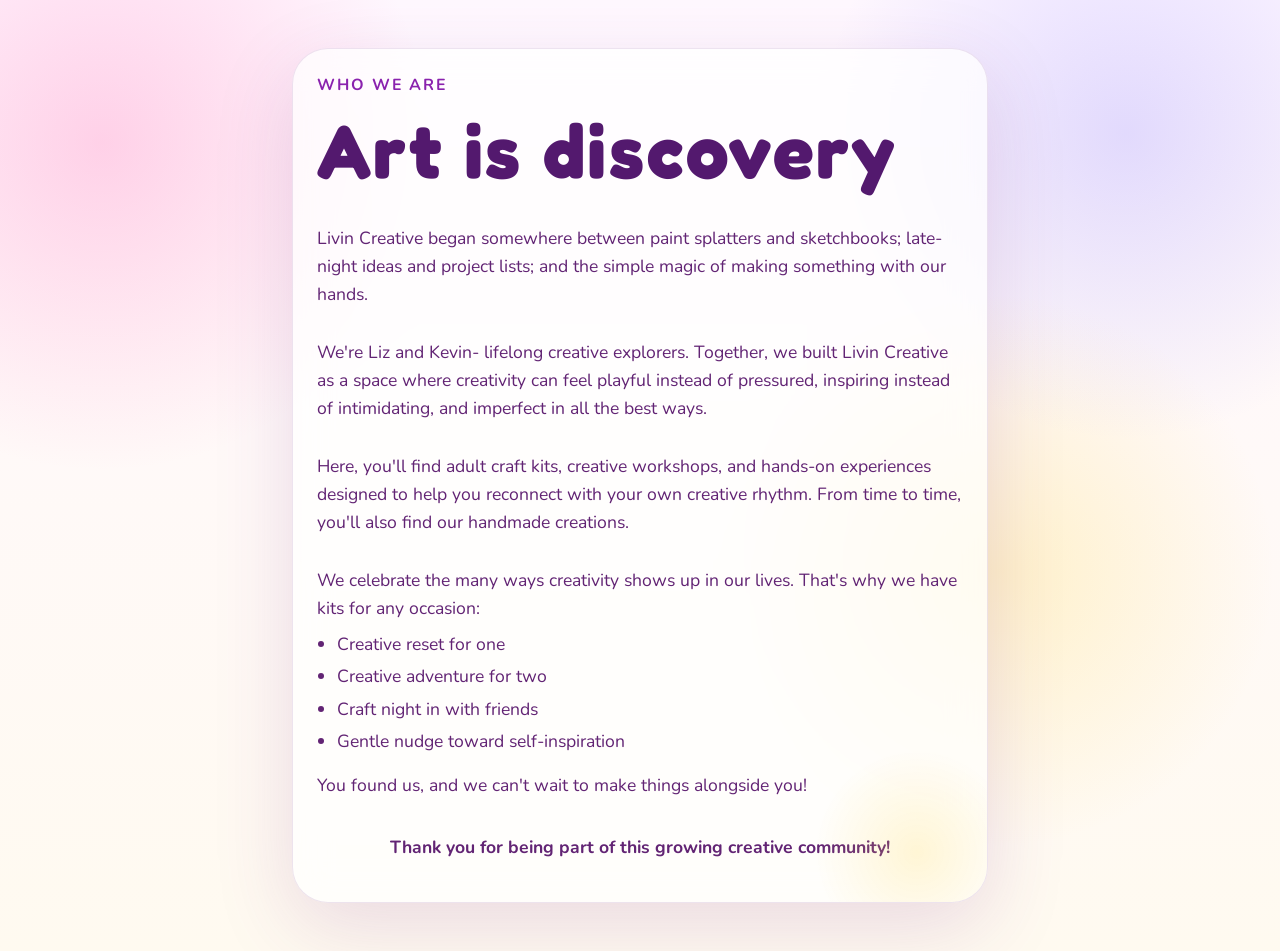
<file: about/index.html>
<!DOCTYPE html>
<html lang="en" data-theme="light">
<head>
  <meta charset="UTF-8" />
  <meta name="viewport" content="width=device-width, initial-scale=1.0" />
  <title>Who We Are - Livin Creative</title>
  <meta name="description" content="Meet Liz and Kevin, the lifelong creative explorers behind Livin Creative's adult craft kits and workshops.">
  <meta name="author" content="Livin Creative">
  <meta property="og:type" content="article">
  <meta property="og:site_name" content="Livin Creative">
  <meta property="og:title" content="Who We Are - Livin Creative">
  <link rel="icon" type="image/svg+xml" href="../favicon.svg">
  <link rel="stylesheet" href="https://fonts.googleapis.com/css2?family=Fredoka:wght@400;500;600;700&family=Nunito:wght@400;500;600;700;800;900&display=swap">
  <link rel="stylesheet" href="../styles/main.css">
  <style>
    .about-page { max-width: 46rem; margin: 0 auto; padding: 3rem 1.25rem; }
    .about-page h1 { max-width: none; margin-bottom: 1rem; }
  </style>
</head>
<body>
  <main id="about-main" class="about-page">
    <article class="panel info-card copy-block">
      <p class="section-intent">Who we are</p>
      <h1>Art is discovery</h1>
      <p>Livin Creative began somewhere between paint splatters and sketchbooks; late-night ideas and project lists; and the simple magic of making something with our hands.</p>
      <p>We're Liz and Kevin- lifelong creative explorers. Together, we built Livin Creative as a space where creativity can feel playful instead of pressured, inspiring instead of intimidating, and imperfect in all the best ways.</p>
      <p>Here, you'll find adult craft kits, creative workshops, and hands-on experiences designed to help you reconnect with your own creative rhythm. From time to time, you'll also find our handmade creations.</p>
      <p>We celebrate the many ways creativity shows up in our lives. That's why we have kits for any occasion:</p>
      <ul>
        <li>Creative reset for one</li>
        <li>Creative adventure for two</li>
        <li>Craft night in with friends</li>
        <li>Gentle nudge toward self-inspiration</li>
      </ul>
      <p>You found us, and we can't wait to make things alongside you!</p>
      <p style="text-align: center"><strong>Thank you for being part of this growing creative community!</strong></p>
    </article>
  </main>
</body>
</html>
</file>
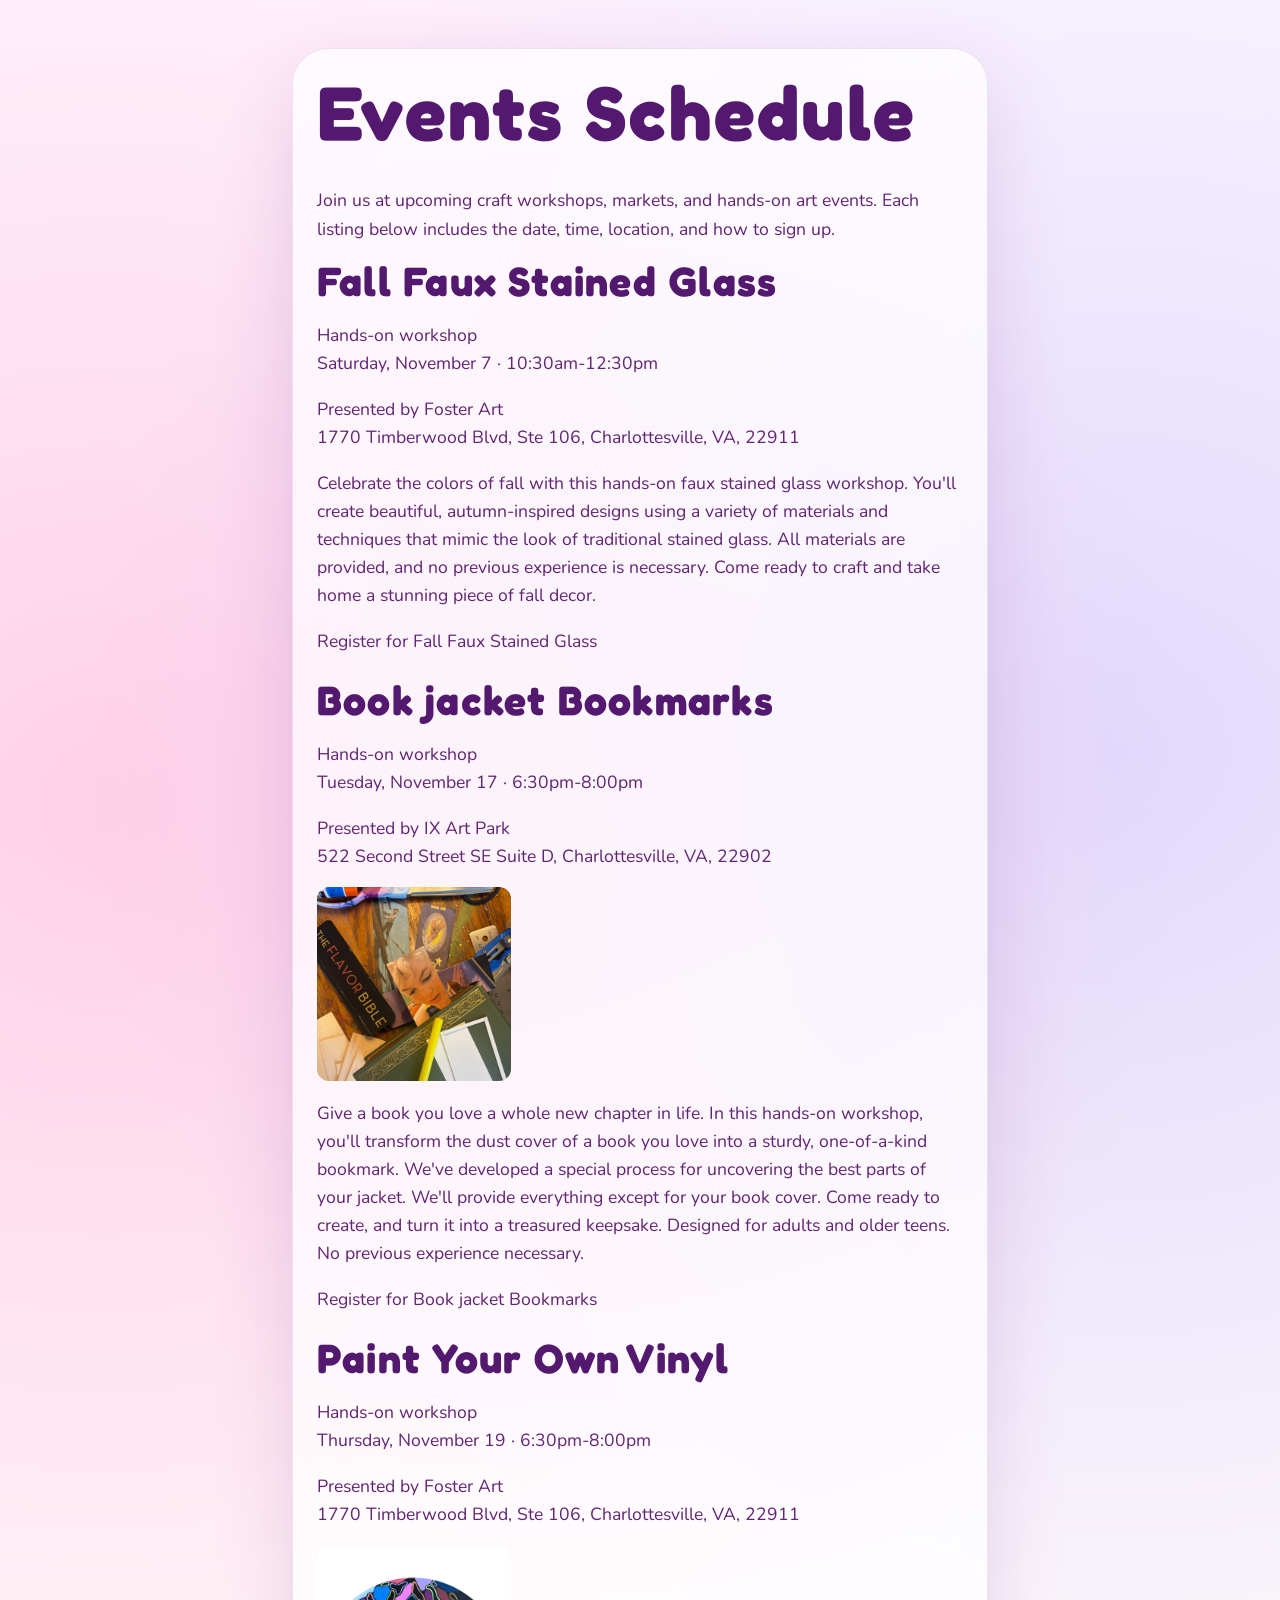
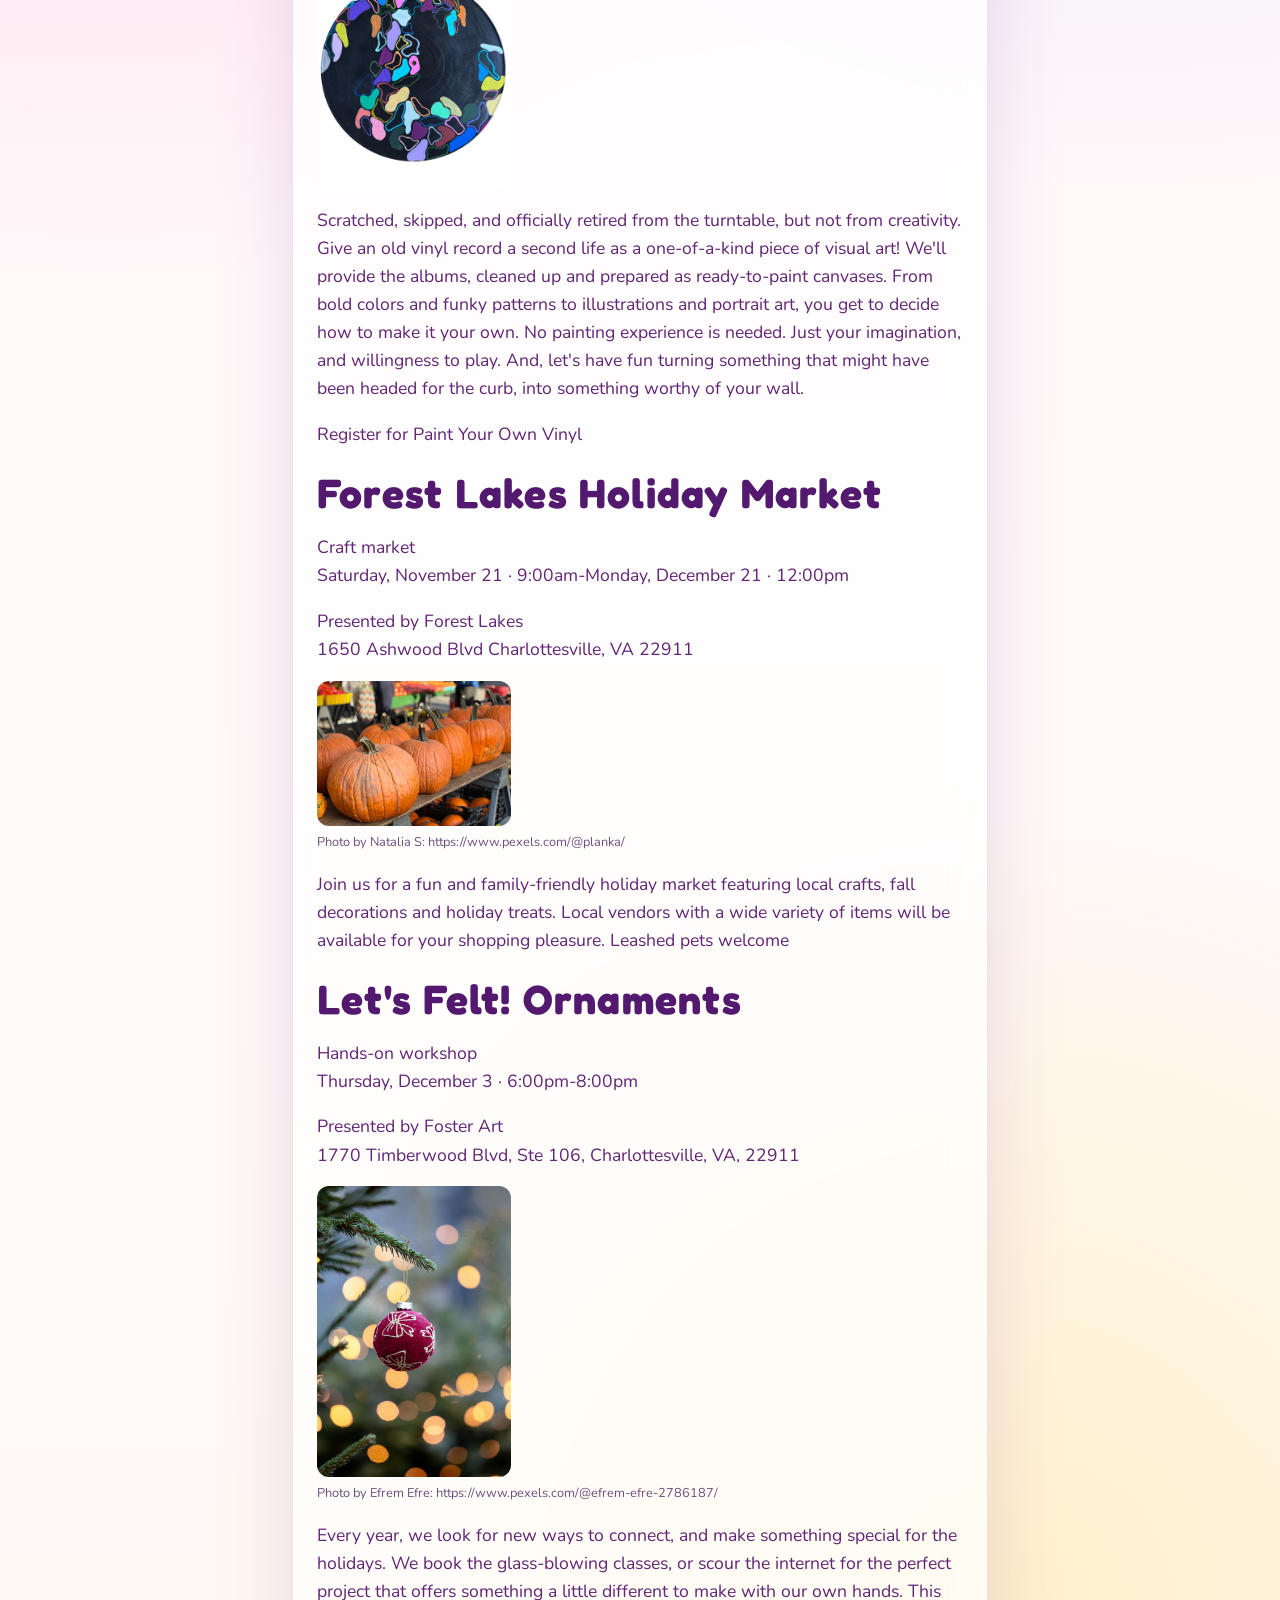
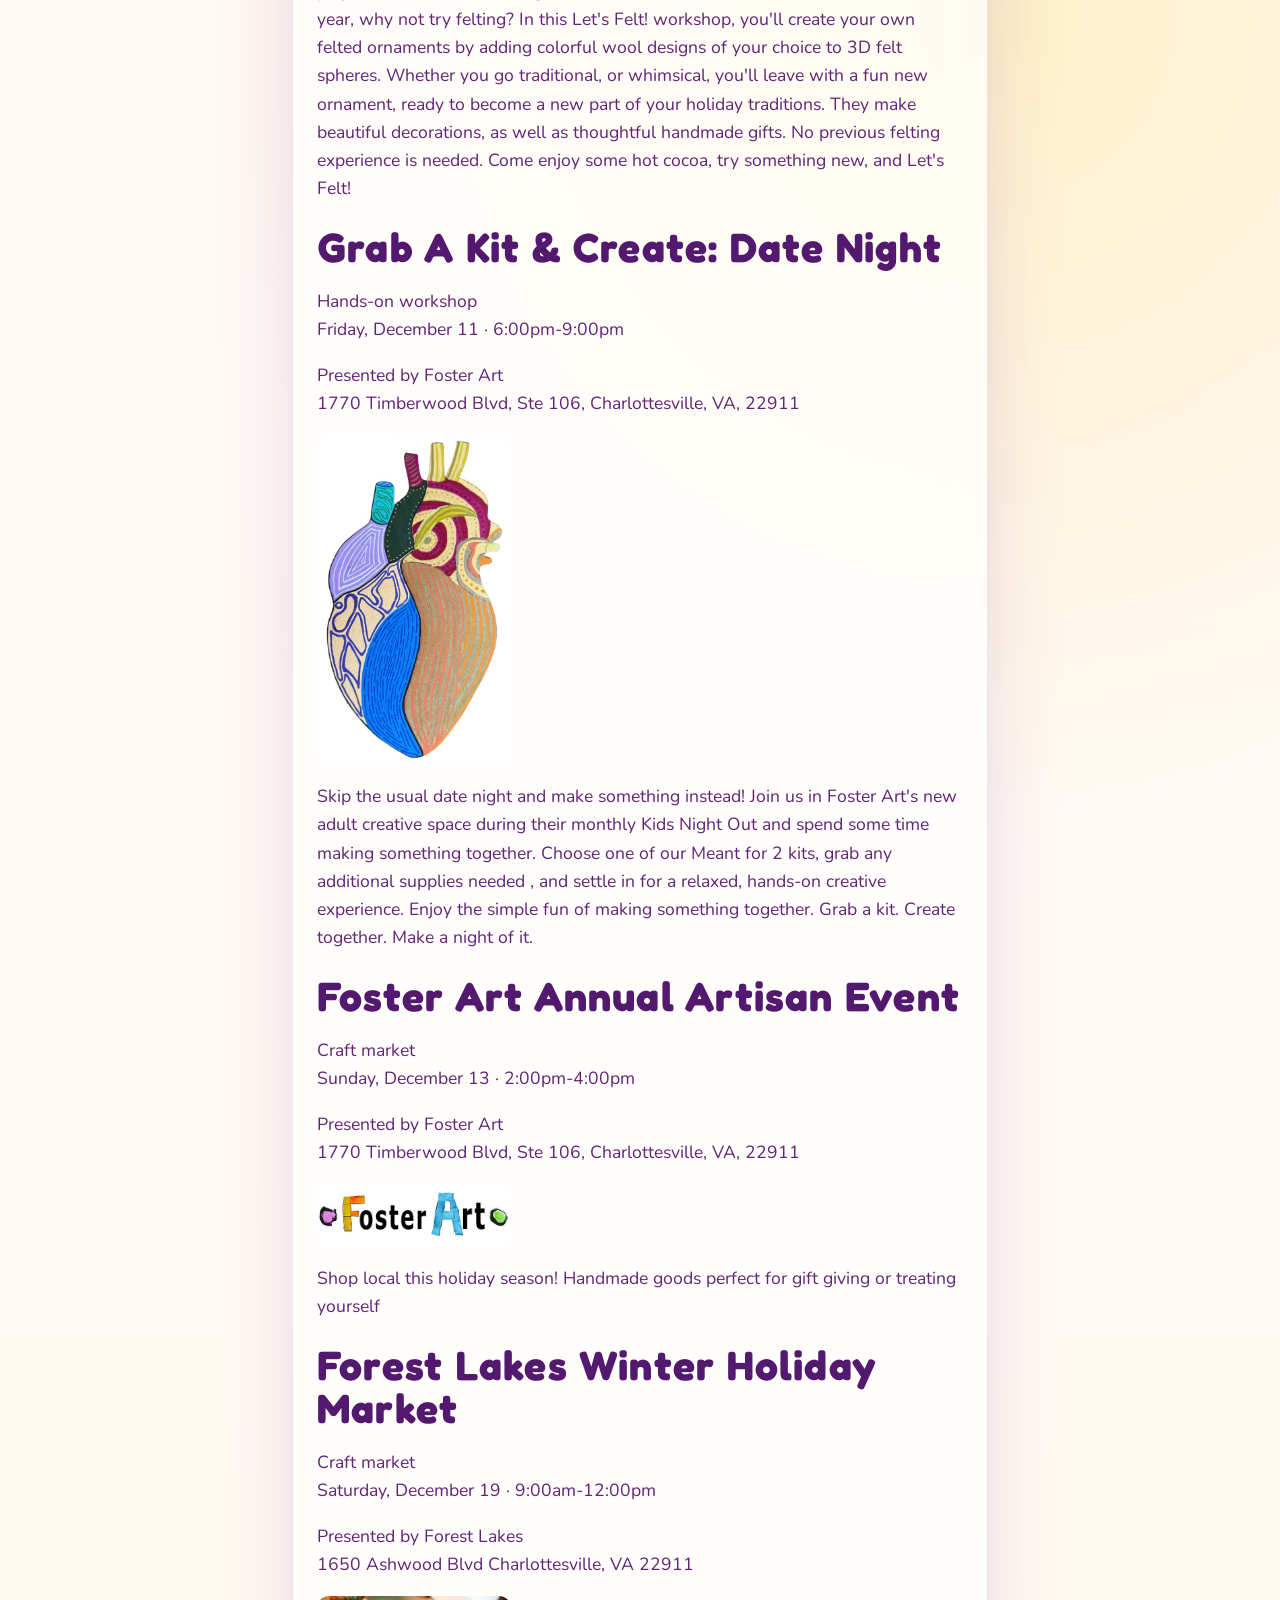
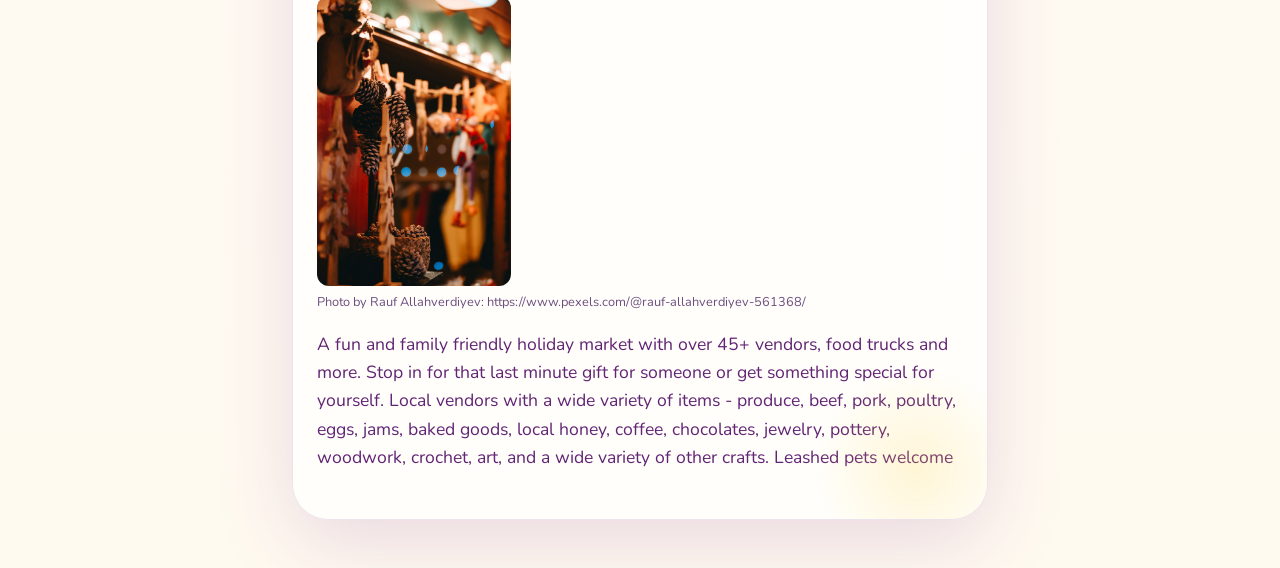
<file: events/index.html>
<!DOCTYPE html>
<html lang="en" data-theme="light">
<head>
  <meta charset="UTF-8" />
  <meta name="viewport" content="width=device-width, initial-scale=1.0" />
  <title>Events Schedule - Livin Creative</title>
  <meta name="description" content="Upcoming Livin Creative craft workshops, markets, and hands-on art events.">
  <meta property="og:type" content="article">
  <meta property="og:site_name" content="Livin Creative">
  <meta property="og:title" content="Events Schedule - Livin Creative">
  <link rel="icon" type="image/svg+xml" href="../favicon.svg">
  <link rel="stylesheet" href="https://fonts.googleapis.com/css2?family=Fredoka:wght@400;500;600;700&family=Nunito:wght@400;500;600;700;800;900&display=swap">
  <link rel="stylesheet" href="../styles/main.css">
  <style>
    .events-page { max-width: 46rem; margin: 0 auto; padding: 3rem 1.25rem; }
    .events-page h1 { max-width: none; margin-bottom: 1rem; }
    .events-page .schedule-figure { margin: 0 0 0.75rem; }
    .events-page .schedule-figure img { display: block; max-width: 30%; max-height: 400px; width: auto; height: auto; border-radius: 12px; }
    .events-page .schedule-figure figcaption { margin-top: 0.35rem; font-size: 0.8rem; color: var(--text-muted); }
    .events-page .schedule-label { display: inline-block; }
    /* Divider is for Reader only: on the page it's just whitespace */
    .events-page .schedule-end { border: 0; height: 0; margin: 1.5rem 0 0; }
  </style>
</head>
<body>
  <main id="events-main" class="events-page">
    <article class="panel info-card copy-block">
      <h1>Events Schedule</h1>
      <p>Join us at upcoming craft workshops, markets, and hands-on art events. Each listing below includes the date, time, location, and how to sign up.</p>
      <section class="schedule-item">
        <h2>Fall Faux Stained Glass</h2>
        <p class="schedule-when"><span class="schedule-label">Hands-on workshop</span><br>
        Saturday, November 7 · 10:30am-12:30pm</p>
        <p class="schedule-where"><span class="schedule-who">Presented by Foster Art</span><br>
        <a href="https://mapq.st/4yNEzG5">1770 Timberwood Blvd, Ste 106, Charlottesville, VA, 22911</a></p>
        <p class="schedule-desc">Celebrate the colors of fall with this hands-on faux stained glass workshop. You'll create beautiful, autumn-inspired designs using a variety of materials and techniques that mimic the look of traditional stained glass. All materials are provided, and no previous experience is necessary. Come ready to craft and take home a stunning piece of fall decor.</p>
        <p><a href="https://www.hisawyer.com/foster-art/schedules/activity-set/2034109">Register for Fall Faux Stained Glass</a></p>
        <hr class="schedule-end">
      </section>
      <section class="schedule-item">
        <h2>Book jacket Bookmarks</h2>
        <p class="schedule-when"><span class="schedule-label">Hands-on workshop</span><br>
        Tuesday, November 17 · 6:30pm-8:00pm</p>
        <p class="schedule-where"><span class="schedule-who">Presented by IX Art Park</span><br>
        <a href="https://mapq.st/3T14Txz">522 Second Street SE Suite D, Charlottesville, VA, 22902</a></p>
        <figure class="schedule-figure">
          <img src="/_images/workshops/book_jacket_bookmarks.jpg" alt="Book jacket Bookmarks" width="400" height="400" loading="lazy">
        </figure>
        <p class="schedule-desc">Give a book you love a whole new chapter in life.
In this hands-on workshop, you'll transform the dust cover of a book you love into a sturdy, one-of-a-kind bookmark. We've developed a special process for uncovering the best parts of your jacket. We'll provide everything except for your book cover. Come ready to create, and turn it into a treasured keepsake.
Designed for adults and older teens. No previous experience necessary.</p>
        <p><a href="https://square.link/u/B6aishil">Register for Book jacket Bookmarks</a></p>
        <hr class="schedule-end">
      </section>
      <section class="schedule-item">
        <h2>Paint Your Own Vinyl</h2>
        <p class="schedule-when"><span class="schedule-label">Hands-on workshop</span><br>
        Thursday, November 19 · 6:30pm-8:00pm</p>
        <p class="schedule-where"><span class="schedule-who">Presented by Foster Art</span><br>
        <a href="https://mapq.st/4yNEzG5">1770 Timberwood Blvd, Ste 106, Charlottesville, VA, 22911</a></p>
        <figure class="schedule-figure">
          <img src="/_images/workshops/paint_your_own_vinyl.png" alt="Paint Your Own Vinyl" width="320" height="400" loading="lazy">
        </figure>
        <p class="schedule-desc">Scratched, skipped, and officially retired from the turntable, but not from creativity.
Give an old vinyl record a second life as a one-of-a-kind piece of visual art! We'll provide the albums, cleaned up and prepared as ready-to-paint canvases. From bold colors and funky patterns to illustrations and portrait art, you get to decide how to make it your own.
No painting experience is needed. Just your imagination, and willingness to play. And, let's have fun turning something that might have been headed for the curb, into something worthy of your wall.</p>
        <p><a href="https://www.hisawyer.com/foster-art/schedules/activity-set/2057839">Register for Paint Your Own Vinyl</a></p>
        <hr class="schedule-end">
      </section>
      <section class="schedule-item">
        <h2>Forest Lakes Holiday Market</h2>
        <p class="schedule-when"><span class="schedule-label">Craft market</span><br>
        Saturday, November 21 · 9:00am-Monday, December 21 · 12:00pm</p>
        <p class="schedule-where"><span class="schedule-who">Presented by Forest Lakes</span><br>
        <a href="https://mapq.st/3xzVxdd">1650 Ashwood Blvd Charlottesville, VA 22911</a></p>
        <figure class="schedule-figure">
          <img src="/_images/workshops/forest_lakes_holiday_market.jpg" alt="Forest Lakes Holiday Market" width="533" height="400" loading="lazy">
          <figcaption>Photo by Natalia S: https://www.pexels.com/@planka/</figcaption>
        </figure>
        <p class="schedule-desc">Join us for a fun and family-friendly holiday market featuring local crafts, fall decorations and holiday treats. Local vendors with a wide variety of items will be available for your shopping pleasure. Leashed pets welcome</p>
        <hr class="schedule-end">
      </section>
      <section class="schedule-item">
        <h2>Let's Felt! Ornaments</h2>
        <p class="schedule-when"><span class="schedule-label">Hands-on workshop</span><br>
        Thursday, December 3 · 6:00pm-8:00pm</p>
        <p class="schedule-where"><span class="schedule-who">Presented by Foster Art</span><br>
        <a href="https://mapq.st/4yNEzG5">1770 Timberwood Blvd, Ste 106, Charlottesville, VA, 22911</a></p>
        <figure class="schedule-figure">
          <img src="/_images/workshops/lets_felt_ornaments.jpg" alt="Let's Felt! Ornaments" width="267" height="400" loading="lazy">
          <figcaption>Photo by Efrem Efre: https://www.pexels.com/@efrem-efre-2786187/</figcaption>
        </figure>
        <p class="schedule-desc">Every year, we look for new ways to connect, and make something special for the holidays. We book the glass-blowing classes, or scour the internet for the perfect project that offers something a little different to make with our own hands.
This year, why not try felting?
In this Let's Felt! workshop, you'll create your own felted ornaments by adding colorful wool designs of your choice to 3D felt spheres. Whether you go traditional, or whimsical, you'll leave with a fun new ornament, ready to become a new part of your holiday traditions.
They make beautiful decorations, as well as thoughtful handmade gifts.
No previous felting experience is needed. Come enjoy some hot cocoa, try something new, and Let's Felt!</p>
        <hr class="schedule-end">
      </section>
      <section class="schedule-item">
        <h2>Grab A Kit &amp; Create: Date Night</h2>
        <p class="schedule-when"><span class="schedule-label">Hands-on workshop</span><br>
        Friday, December 11 · 6:00pm-9:00pm</p>
        <p class="schedule-where"><span class="schedule-who">Presented by Foster Art</span><br>
        <a href="https://mapq.st/4yNEzG5">1770 Timberwood Blvd, Ste 106, Charlottesville, VA, 22911</a></p>
        <figure class="schedule-figure">
          <img src="/_images/workshops/grab_a_kit_and_create_date_night.jpg" alt="Grab A Kit &amp; Create: Date Night" width="235" height="400" loading="lazy">
        </figure>
        <p class="schedule-desc">Skip the usual date night and make something instead!
Join us in Foster Art's new adult creative space during their monthly Kids Night Out and spend some time making something together. Choose one of our Meant for 2 kits, grab any additional supplies needed , and settle in for a relaxed, hands-on creative experience.
Enjoy the simple fun of making something together.
Grab a kit. Create together. Make a night of it.</p>
        <hr class="schedule-end">
      </section>
      <section class="schedule-item">
        <h2>Foster Art Annual Artisan Event</h2>
        <p class="schedule-when"><span class="schedule-label">Craft market</span><br>
        Sunday, December 13 · 2:00pm-4:00pm</p>
        <p class="schedule-where"><span class="schedule-who">Presented by Foster Art</span><br>
        <a href="https://mapq.st/4yNEzG5">1770 Timberwood Blvd, Ste 106, Charlottesville, VA, 22911</a></p>
        <figure class="schedule-figure">
          <img src="/_images/workshops/foster_art_annual_artisan_event.png" alt="Foster Art Annual Artisan Event" width="492" height="160" loading="lazy">
        </figure>
        <p class="schedule-desc">Shop local this holiday season! Handmade goods perfect for gift giving or treating yourself</p>
        <hr class="schedule-end">
      </section>
      <section class="schedule-item">
        <h2>Forest Lakes Winter Holiday Market</h2>
        <p class="schedule-when"><span class="schedule-label">Craft market</span><br>
        Saturday, December 19 · 9:00am-12:00pm</p>
        <p class="schedule-where"><span class="schedule-who">Presented by Forest Lakes</span><br>
        <a href="https://mapq.st/3xzVxdd">1650 Ashwood Blvd Charlottesville, VA 22911</a></p>
        <figure class="schedule-figure">
          <img src="/_images/workshops/forest_lakes_winter_holiday_market.jpg" alt="Forest Lakes Winter Holiday Market" width="267" height="400" loading="lazy">
          <figcaption>Photo by Rauf Allahverdiyev: https://www.pexels.com/@rauf-allahverdiyev-561368/</figcaption>
        </figure>
        <p class="schedule-desc">A fun and family friendly holiday market with over 45+ vendors, food trucks and more. Stop in for that last minute gift for someone or get something special for yourself. Local vendors with a wide variety of items - produce, beef, pork, poultry, eggs, jams, baked goods, local honey, coffee, chocolates, jewelry, pottery, woodwork, crochet, art, and a wide variety of other crafts. Leashed pets welcome</p>
        <hr class="schedule-end">
      </section>
    </article>
  </main>
</body>
</html>
</file>
<file: styles/main.css>
:root {
  --bg: #fff8ff;
  --surface: rgba(255, 255, 255, 0.72);
  --surface-strong: rgba(255, 255, 255, 0.88);
  --text: #622474;
  --text-dark: #53196e;
  --text-muted: #6d4f7e;

  /* Primary */
  --brand: #bb44dd;
  --brand-deep: #8a22ae;

  /* Analogous - blue-violet → pink */
  --analog-a: #7a44ee;
  --analog-b: #aa44ff;
  --analog-c: #dd44bb;
  --analog-d: #ff5aaa;

  /* Complementary yellows */
  --yellow-solo: #ffc880;
  /* pale yellow-orange - Solo/group kit */
  --yellow-solo-deep: #e09040;
  --yellow-date: #ffd84d;
  /* core yellow - Date-night kit */
  --yellow-date-deep: #f2b705;
  --yellow-workshop: #c8e855;
  /* pale yellow-green - Workshop */
  --yellow-workshop-deep: #8aaa10;

  /* Legacy aliases kept for existing usage */
  --analog-1: var(--analog-d);
  --analog-2: var(--analog-a);
  --accent: var(--yellow-date);
  --accent-deep: var(--yellow-date-deep);

  --line: rgba(104, 34, 130, 0.12);
  --shadow: 0 24px 80px rgba(123, 48, 146, 0.16);
  --radius-sm: 16px;
  --radius-md: 24px;
  --radius-lg: 36px;
  --space-1: 0.25rem;
  --space-2: 0.5rem;
  --space-3: 0.75rem;
  --space-4: 1rem;
  --space-5: 1.25rem;
  --space-6: 1.5rem;
  --space-8: 2rem;
  --header-height: 68px;
  /* logo 36px + padding 20px top+bottom + sticky top 12px */
  --space-12: 3rem;
  --space-16: 4rem;
  --space-20: 5rem;
  --space-24: 6rem;
  --text-xs: clamp(0.78rem, 0.76rem + 0.1vw, 0.88rem);
  --text-sm: clamp(0.92rem, 0.88rem + 0.2vw, 1rem);
  --text-base: clamp(1rem, 0.96rem + 0.25vw, 1.1rem);
  --text-lg: clamp(1.18rem, 1.08rem + 0.6vw, 1.45rem);
  --text-xl: clamp(1.75rem, 1.2rem + 1.7vw, 2.7rem);
  --text-2xl: clamp(2.6rem, 1.55rem + 4vw, 5.3rem);
  --content: 1160px;
}

@font-face {
  font-family: "Sprite Graffiti Shadow";
  src: url("../_collateral/fonts/SpriteGraffitiShadow.woff") format("woff");
  font-style: normal;
  font-weight: 400;
  font-display: swap;
}

@font-face {
  font-family: "Sprite Graffiti";
  src: url("../_collateral/fonts/SpriteGraffiti.woff") format("woff");
  font-style: normal;
  font-weight: 400;
  font-display: swap;
}

* {
  box-sizing: border-box;
}

html {
  scroll-behavior: smooth;
}

body {
  margin: 0;
  min-height: 100vh;
  font-family: "Nunito", system-ui, sans-serif;
  font-size: var(--text-base);
  line-height: 1.6;
  color: var(--text);
  background:
    radial-gradient(circle at 8% 15%, rgba(255, 90, 169, 0.25), transparent 23%),
    radial-gradient(circle at 88% 14%, rgba(122, 109, 255, 0.22), transparent 22%),
    radial-gradient(circle at 78% 60%, rgba(255, 216, 77, 0.26), transparent 24%),
    linear-gradient(180deg, #fff8ff 0%, #fffaf0 100%);
}

img,
svg {
  display: block;
  max-width: 100%;
}

a {
  color: inherit;
  text-decoration: none;
}

.page-shell {
  width: min(calc(100% - 32px), var(--content));
  margin: 0 auto;
  padding: var(--space-6) 0 var(--space-16);
  display: flex;
  flex-direction: column;
}

.skip-link {
  position: absolute;
  left: 12px;
  top: -48px;
  background: var(--accent);
  color: #2f2200;
  padding: 10px 14px;
  border-radius: 999px;
  z-index: 20;
}

.skip-link:focus {
  top: 12px;
}

.header-wrap {
  position: sticky;
  top: 12px;
  z-index: 10;
  margin-bottom: 0;
  pointer-events: none;
}

.site-header {
  display: inline-flex;
  align-items: center;
  /* gap: var(--space-1); */
  gap: 0;
  padding: 10px 16px;
  background: rgba(255, 255, 255, 0);
  border-radius: 30px;
  transition: background 0.35s ease;
  width: -webkit-fit-content;
  width: fit-content;
  pointer-events: all;
}

.site-header.scrolled-past {
  background: rgba(255, 255, 255, 0.5);
  -webkit-backdrop-filter: blur(12px);
  backdrop-filter: blur(12px);
}

#main {
  margin-top: calc(-1 * var(--header-height));
}

.hero-grid {
  display: grid;
  grid-template-columns: minmax(0, 1.2fr) minmax(330px, 0.8fr);
  gap: var(--space-8);
  align-items: stretch;
  margin-bottom: var(--space-8);
}

.panel {
  position: relative;
  overflow: hidden;
  border: 1px solid var(--line);
  background: var(--surface);
  -webkit-backdrop-filter: blur(18px);
  backdrop-filter: blur(18px);
  border-radius: var(--radius-lg);
  box-shadow: var(--shadow);
}

.feature-panel {
  padding: clamp(1.25rem, 2vw, 1.8rem);
}

.panel::before {
  content: "";
  position: absolute;
  inset: auto -40px -60px auto;
  width: 220px;
  height: 220px;
  background: radial-gradient(circle, rgba(255, 216, 77, 0.22), transparent 66%);
  pointer-events: none;
}

.kicker {
  display: inline-flex;
  align-items: center;
  gap: 10px;
  width: -webkit-fit-content;
  width: fit-content;
  padding: 10px 14px;
  border-radius: 999px;
  background: rgba(255, 255, 255, 0.7);
  border: 1px solid rgba(187, 68, 221, 0.14);
  font-size: var(--text-xs);
  font-weight: 700;
  text-transform: uppercase;
  letter-spacing: 0.12em;
  color: var(--brand-deep);
}

.kicker-dot {
  width: 10px;
  height: 10px;
  border-radius: 50%;
  background: linear-gradient(135deg, var(--analog-1), var(--brand));
  box-shadow: 0 0 0 6px rgba(187, 68, 221, 0.08);
}

h1,
h2,
h3 {
  margin: 0;
  font-family: "Fredoka", system-ui, sans-serif;
  line-height: 1.05;
  letter-spacing: 0.03em;
  color: var(--text-dark);
}

h1 {
  max-width: 10ch;
  font-size: var(--text-2xl);
}

h2 {
  font-size: var(--text-xl);
  margin-bottom: var(--space-3);
}

.hero-note {
  max-width: 52ch;
  color: var(--text-muted);
  margin: 0;
}

.layout-caption {
  display: inline-flex;
  align-items: center;
  gap: 10px;
  padding: 10px 14px;
  border-radius: 18px;
  background: rgba(255, 255, 255, 0.72);
  border: 1px solid rgba(122, 109, 255, 0.14);
  font-size: var(--text-sm);
  color: var(--text-muted);
}

.layout-caption strong {
  color: var(--text-dark);
}

.hero-tagline {
  max-width: none;
  grid-column: 1 / -1;
  margin: 0;
  margin-top: -1.8em;
  padding: 0 2rem;
  text-align: center;
  font-family: "Sprite Graffiti", "Sprite Graffiti Shadow", "Fredoka", system-ui, sans-serif;
  font-size: clamp(2.5rem, 6.5vw, 6rem);
  font-weight: 400;
  line-height: 1;
  letter-spacing: -0.02em;
  color: var(--text-dark);
  position: relative;
  z-index: 2;
  pointer-events: none;
  transform: rotate(-4deg);
  transform-origin: center center;
  will-change: transform;
  -webkit-text-stroke: 3px #eeddff;
  paint-order: stroke fill;
}

.stage-splashes {
  position: absolute;
  inset: 0;
  background:
    radial-gradient(circle at 10% 20%, rgba(255, 90, 169, 0.45), transparent 9%),
    radial-gradient(circle at 83% 18%, rgba(122, 109, 255, 0.42), transparent 10%),
    radial-gradient(circle at 78% 82%, rgba(255, 216, 77, 0.44), transparent 11%),
    radial-gradient(circle at 25% 78%, rgba(187, 68, 221, 0.32), transparent 10%),
    radial-gradient(circle at 56% 40%, rgba(255, 255, 255, 0.35), transparent 14%);
  mix-blend-mode: screen;
  opacity: .92;
  pointer-events: none;
}

.logo-stroke {
  fill: url(#brandImageRotatorFrame);
  stroke: rgba(255, 255, 255, .92);
  stroke-width: 20;
  paint-order: stroke fill;
}

#rotatorImageA,
#rotatorImageB {
  transition: opacity 0.8s ease;
}

.side-stack {
  grid-column: 1 / -1;
  display: grid;
  grid-template-columns: 1fr 1fr;
  gap: var(--space-6);
}

.info-card,
.event-card,
.products {
  padding: var(--space-6);
}

.info-card,
.event-card {
  display: flex;
  flex-direction: column;
}

.info-card>p:last-child,
.event-card>p:last-child {
  margin-top: auto;
  padding-top: var(--space-4);
}

.event-footer {
  display: flex;
  justify-content: flex-end;
  margin-top: 1.5rem;
  padding-top: 1.25rem;
  border-top: 1px solid rgba(0, 0, 0, 0.1);
}

.event-register {
  display: inline-flex;
  align-items: center;
  gap: 0.6rem;
  min-height: 48px;
  padding: 0.85rem 1.75rem;
  font-weight: 800;
  font-size: 1.05rem;
  letter-spacing: 0.01em;
  text-decoration: none;
  transition: background-position 300ms ease, transform 180ms ease, box-shadow 180ms ease;
}

.event-register--is-warm {
  border-radius: 999px;
  background: linear-gradient(135deg, #ffb347 0%, #ff7a59 100%);
  color: #2b1538;
  box-shadow: 0 6px 16px rgba(255, 122, 89, 0.4);
}

.event-register--is-cool {
  color: #fff;
  background: linear-gradient(135deg, #e0338f 0%, #bb44dd 50%, #6a5cf0 100%);
  background-size: 140% 140%;
  background-position: 0% 50%;
  box-shadow: 0 6px 16px rgba(187, 68, 221, 0.35);
}

.event-register-extra-narrow {
  display: none;
}

@media (max-width: 399px) {
  .event-register-extra-wide {
    display: none;
  }

  .event-register-extra-narrow {
    display: inline;
  }
}

.event-register-arrow {
  transition: transform 180ms ease;
}

.event-register:hover {
  background-position: 100% 50%;
  transform: translateY(-2px);
  box-shadow: 0 10px 22px rgba(187, 68, 221, 0.45);
}

.event-register:hover .event-register-arrow {
  transform: translateX(4px);
}

.event-register:active {
  transform: translateY(0);
  box-shadow: 0 3px 8px rgba(187, 68, 221, 0.35);
}

.event-register:focus-visible {
  outline: 3px solid #28251d;
  outline-offset: 3px;
}

@media (max-width: 600px) {
  .event-footer {
    justify-content: stretch;
  }

  .event-register {
    width: 100%;
    justify-content: center;
  }
}

@media (prefers-reduced-motion: reduce) {

  .event-register,
  .event-register-arrow {
    transition: none;
  }

  .event-register:hover,
  .event-register:hover .event-register-arrow {
    transform: none;
  }
}

.info-card p+p,
.info-card ul+p {
  margin-top: var(--space-3);
}

.info-card p:has(+ ul) {
  margin-bottom: var(--space-2);
}

.info-card ul {
  padding-left: var(--space-5);
  margin: 0;
}

.info-card li {
  margin-bottom: var(--space-1);
}

.section-intent {
  margin: 0 0 var(--space-3);
  font-size: var(--text-sm);
  color: var(--brand-deep);
  font-weight: 700;
  text-transform: uppercase;
  letter-spacing: 0.12em;
}

.event-highlight {
  display: grid;
  gap: var(--space-4);
  margin-top: var(--space-4);
  padding: var(--space-5);
  border-radius: 26px;
  background: linear-gradient(135deg, rgba(187, 68, 221, 0.92), rgba(122, 109, 255, 0.92));
  color: white;
  box-shadow: 0 18px 40px rgba(111, 52, 163, 0.24);
}

/* Second event - muted, surface-toned */
.event-highlight.event-secondary {
  background: linear-gradient(135deg, rgba(187, 68, 221, 0.38), rgba(122, 109, 255, 0.32));
  color: var(--text-dark);
  box-shadow: 0 8px 24px rgba(111, 52, 163, 0.10);
}

.event-highlight.event-secondary .event-label,
.event-highlight.event-secondary .event-pill span {
  color: var(--text-muted);
}

.event-highlight.event-secondary .event-pill strong {
  color: var(--text-dark);
}

.event-highlight.event-secondary .event-pill {
  background: rgba(255, 255, 255, 0.5);
  border-color: rgba(187, 68, 221, 0.15);
}

/* Third event - same as second, equally de-emphasised */
.event-highlight.event-tertiary {
  background: linear-gradient(135deg, rgba(187, 68, 221, 0.38), rgba(122, 109, 255, 0.32));
  color: var(--text-dark);
  box-shadow: 0 8px 24px rgba(111, 52, 163, 0.10);
}

.event-highlight.event-tertiary .event-label,
.event-highlight.event-tertiary .event-pill span {
  color: var(--text-muted);
}

.event-highlight.event-tertiary .event-pill strong {
  color: var(--text-dark);
}

.event-highlight.event-tertiary .event-pill {
  background: rgba(255, 255, 255, 0.5);
  border-color: rgba(187, 68, 221, 0.15);
}

.event-label {
  margin: 0;
  font-size: var(--text-xs);
  text-transform: uppercase;
  letter-spacing: 0.16em;
  font-weight: 700;
  color: rgba(255, 255, 255, 0.8);
}

.event-grid {
  display: grid;
  grid-template-columns: repeat(3, minmax(0, 1fr));
  gap: var(--space-3);
}

.event-pill {
  padding: 12px 14px;
  border-radius: 18px;
  background: rgba(255, 255, 255, 0.14);
  border: 1px solid rgba(255, 255, 255, 0.16);
}

.event-pill span {
  display: block;
  font-size: var(--text-xs);
  color: rgba(255, 255, 255, 0.72);
  text-transform: uppercase;
  letter-spacing: 0.12em;
  margin-bottom: 4px;
}

.event-pill strong {
  font-size: var(--text-sm);
  line-height: 1.35;
}

.products-grid {
  display: grid;
  grid-template-columns: repeat(2, minmax(0, 1fr));
  gap: var(--space-4);
  margin-top: var(--space-4);
}

.product-card {
  position: relative;
  padding: var(--space-4);
  border-radius: 22px;
  background: var(--surface-strong);
  border: 1px solid rgba(187, 68, 221, 0.12);
  min-height: 12em;
  overflow: hidden;
  display: grid;
  grid-template-columns: minmax(0, 1fr) auto;
  gap: var(--space-3, 0.75rem);
  align-items: stretch;
}

.product-card-content {
  min-width: 0;
  display: flex;
  flex-direction: column;
  justify-content: flex-start;
}

.product-card-image {
  width: 140px;
  height: 100%;
  border-radius: 12px;
  object-fit: cover;
  display: block;
}

.product-card::after {
  content: "";
  position: absolute;
  inset: auto -18px -24px auto;
  width: 88px;
  height: 88px;
  border-radius: 50%;
  background: radial-gradient(circle, rgba(255, 216, 77, 0.32), transparent 70%);
}

.product-index {
  width: -webkit-fit-content;
  width: fit-content;
  border-radius: 12px;
  display: grid;
  place-items: center;
  padding: 5px var(--space-2);
  margin-bottom: var(--space-3);
  background: linear-gradient(135deg, var(--yellow-solo), var(--yellow-solo-deep));
  color: #513900;
  font-size: var(--text-sm);
  font-weight: 700;
  box-shadow: 0 10px 18px rgba(255, 200, 128, 0.25);
}

.product-index.date-night {
  background: linear-gradient(135deg, var(--yellow-date), var(--yellow-date-deep));
  box-shadow: 0 10px 18px rgba(255, 216, 77, 0.25);
}

.product-index.workshop {
  background: linear-gradient(135deg, var(--yellow-workshop), var(--yellow-workshop-deep));
  color: #2a3a00;
  box-shadow: 0 10px 18px rgba(180, 220, 50, 0.25);
}

.product-card h3 {
  font-size: var(--text-lg);
  line-height: 1.05;
  margin-bottom: 6px;
}

.product-card p {
  margin: 0;
  color: var(--text-muted);
  font-size: var(--text-sm);
}

/* Event tableau styles */
.events-bleed {
  width: 100vw;
  margin-left: calc(50% - 50vw);
  padding: var(--space-6) max(16px, calc((100vw - var(--content)) / 2));
  margin-bottom: var(--space-8);
}

.events-head {
  display: flex;
  flex-wrap: wrap;
  align-items: baseline;
  gap: var(--space-2) var(--space-4);
  margin-bottom: var(--space-4);
}

.events-head .section-intent {
  margin: 0;
}

.events-head h1,
.events-head h2 {
  max-width: none;
  font-size: var(--text-lg);
  margin: 0;
}

.events-hint {
  margin: 0 0 0 auto;
  font-size: var(--text-xs);
  color: var(--text-muted);
}

.events-tableau {
  --tile-h: 128px;
  display: flex;
  flex-direction: column;
  gap: var(--space-2);
  padding: var(--space-2);
  border-radius: var(--radius-md);
  background: var(--surface);
  border: 1px solid var(--line);
  box-shadow: var(--shadow);
  -webkit-backdrop-filter: blur(18px);
  backdrop-filter: blur(18px);
}

.event-tiles {
  display: grid;
  grid-template-columns: repeat(var(--n, 4), minmax(0, 1fr));
  grid-auto-rows: var(--tile-h);
  gap: var(--space-2);
}

.event-tile {
  position: relative;
  overflow: hidden;
  text-align: left;
  display: flex;
  flex-direction: column;
  justify-content: space-between;
  padding: var(--space-3);
  border-radius: var(--radius-sm);
  border: 1px solid rgba(187, 68, 221, 0.15);
  background: var(--surface-strong);
  color: var(--text-dark);
  cursor: pointer;
  transition: transform .2s ease, box-shadow .2s ease;
}

.event-tile:hover {
  transform: translateY(-2px);
  box-shadow: 0 10px 24px rgba(111, 52, 163, .16);
}

.event-tile:focus-visible {
  outline: 3px solid var(--accent-deep);
  outline-offset: 2px;
}

.event-tile.is-next {
  background: linear-gradient(135deg, rgba(187, 68, 221, .92), rgba(122, 109, 255, .92));
  color: #fff;
  border-color: transparent;
}

.event-date {
  display: flex;
  align-items: baseline;
  gap: 6px;
  font-family: "Fredoka", system-ui, sans-serif;
  line-height: 1;
}

.event-day {
  font-size: var(--text-lg);
  font-weight: 600;
}

.event-month {
  font-size: var(--text-xs);
  text-transform: uppercase;
  letter-spacing: .12em;
  opacity: .8;
}

.event-name {
  margin: 0;
  font-size: var(--text-sm);
  font-weight: 700;
  line-height: 1.2;
  display: -webkit-box;
  -webkit-line-clamp: 3;
  -webkit-box-orient: vertical;
  overflow: hidden;
}

.event-tile.is-selected {
  background: linear-gradient(135deg, rgba(187, 68, 221, .92), rgba(122, 109, 255, .92));
  color: #fff;
  border-color: transparent;
  box-shadow: 0 10px 24px rgba(111, 52, 163, .24);
}

/* Full-width details panel, at least two tile-rows tall */
.event-panel {
  min-height: calc(var(--tile-h) * 2 + var(--space-2));
  display: grid;
  gap: var(--space-3);
  align-content: start;
  padding: var(--space-5);
  border-radius: var(--radius-sm);
  background: linear-gradient(135deg, rgba(187, 68, 221, .92), rgba(122, 109, 255, .92));
  color: #fff;
  box-shadow: 0 18px 40px rgba(111, 52, 163, .24);
  animation: evOpen .28s ease;
}

.event-panel[hidden] {
  display: none;
}

@keyframes evOpen {
  from {
    opacity: .4;
    transform: scale(.985);
  }

  to {
    opacity: 1;
    transform: none;
  }
}

.event-detail-top {
  display: flex;
  align-items: flex-start;
  justify-content: space-between;
  gap: var(--space-4);
}

.event-panel h3 {
  color: #fff;
  font-size: var(--text-xl);
}

.event-label {
  margin: 0 0 var(--space-1);
  font-size: var(--text-xs);
  text-transform: uppercase;
  letter-spacing: .16em;
  font-weight: 700;
  color: rgba(255, 255, 255, .8);
}

.event-heading {
  flex: 1 1 0;
  min-width: 0;
  overflow-wrap: anywhere;
}

.event-panel .event-when {
  margin: var(--space-1) 0 0;
  font-size: var(--text-base);
  font-weight: 600;
  color: rgba(255, 255, 255, .9);
}

.event-side {
  display: flex;
  align-items: flex-start;
  gap: var(--space-3);
  flex: 0 1 auto;
  max-width: 45%;
  min-width: 0;
}

.event-meta {
  overflow-wrap: anywhere;
  padding: var(--space-2) var(--space-3);
  border-radius: 18px;
  background: rgba(255, 255, 255, .14);
  border: 1px solid rgba(255, 255, 255, .16);
  text-align: right;
  min-width: 0;
}

.event-meta p {
  margin: 0;
  line-height: 1.3;
}

.event-where {
  font-size: var(--text-sm);
  font-weight: 700;
}

.event-who {
  margin-top: var(--space-1) !important;
  font-size: var(--text-xs);
  color: rgba(255, 255, 255, .75);
}

.event-meta a {
  color: inherit;
  text-decoration: underline;
  text-underline-offset: 2px;
}

.event-body {
  display: flow-root;
  /* contains the floated image */
  min-height: 200px;
}

/* Image floats to the upper right; the paragraph text wraps around it. */
.event-media {
  float: right;
  max-width: min(200px, 45%);
  margin: 0 0 var(--space-3) var(--space-4);
  overflow: hidden;
  border: 1px solid rgba(255, 255, 255, .2);
  border-radius: var(--radius-sm);
  background: rgba(255, 255, 255, .14);
}

/* Natural proportions, never taller than 200px. */
.event-media img {
  display: block;
  width: auto;
  height: auto;
  max-width: 100%;
  max-height: 200px;
  object-fit: cover;
}

.event-desc {
  margin: 0;
  font-size: var(--text-sm);
  color: rgba(255, 255, 255, .92);
}

@media (max-width: 980px) {
  .event-tiles {
    display: flex;
    overflow-x: auto;
    scroll-snap-type: x mandatory;
    scroll-padding-inline: var(--space-2);
    /* snap to the padded edge, not the raw edge */
  }

  .event-tiles .event-tile {
    flex: 0 0 150px;
    height: var(--tile-h);
    scroll-snap-align: start;
  }

  .event-side {
    max-width: 60%;
  }

  .events-hint {
    margin-left: 0;
  }
}

/* Narrow panel: date drops below the title and address, full width */
@media (max-width: 720px) {
  .event-detail-top {
    flex-direction: column;
    align-items: stretch;
    gap: var(--space-3);
  }

  .event-heading {
    flex: none;
  }

  .event-side {
    max-width: none;
    width: 100%;
  }

  .event-meta {
    width: 100%;
    text-align: left;
  }
}

@media (prefers-reduced-motion: reduce) {

  .event-tile,
  .event-panel {
    transition: none;
    animation: none;
  }
}

/* Responsive styles */
@media (max-width: 980px) {
  .hero-grid {
    grid-template-columns: 1fr;
  }

  .side-stack {
    grid-column: auto;
    grid-template-columns: 1fr;
  }
}

@media (max-width: 760px) {
  .page-shell {
    width: min(calc(100% - 20px), var(--content));
    padding-top: var(--space-4);
  }

  .feature-panel,
  .info-card,
  .event-card,
  .products {
    padding: var(--space-5);
  }

  .products-grid,
  .event-grid {
    grid-template-columns: 1fr;
  }
}
</file>
